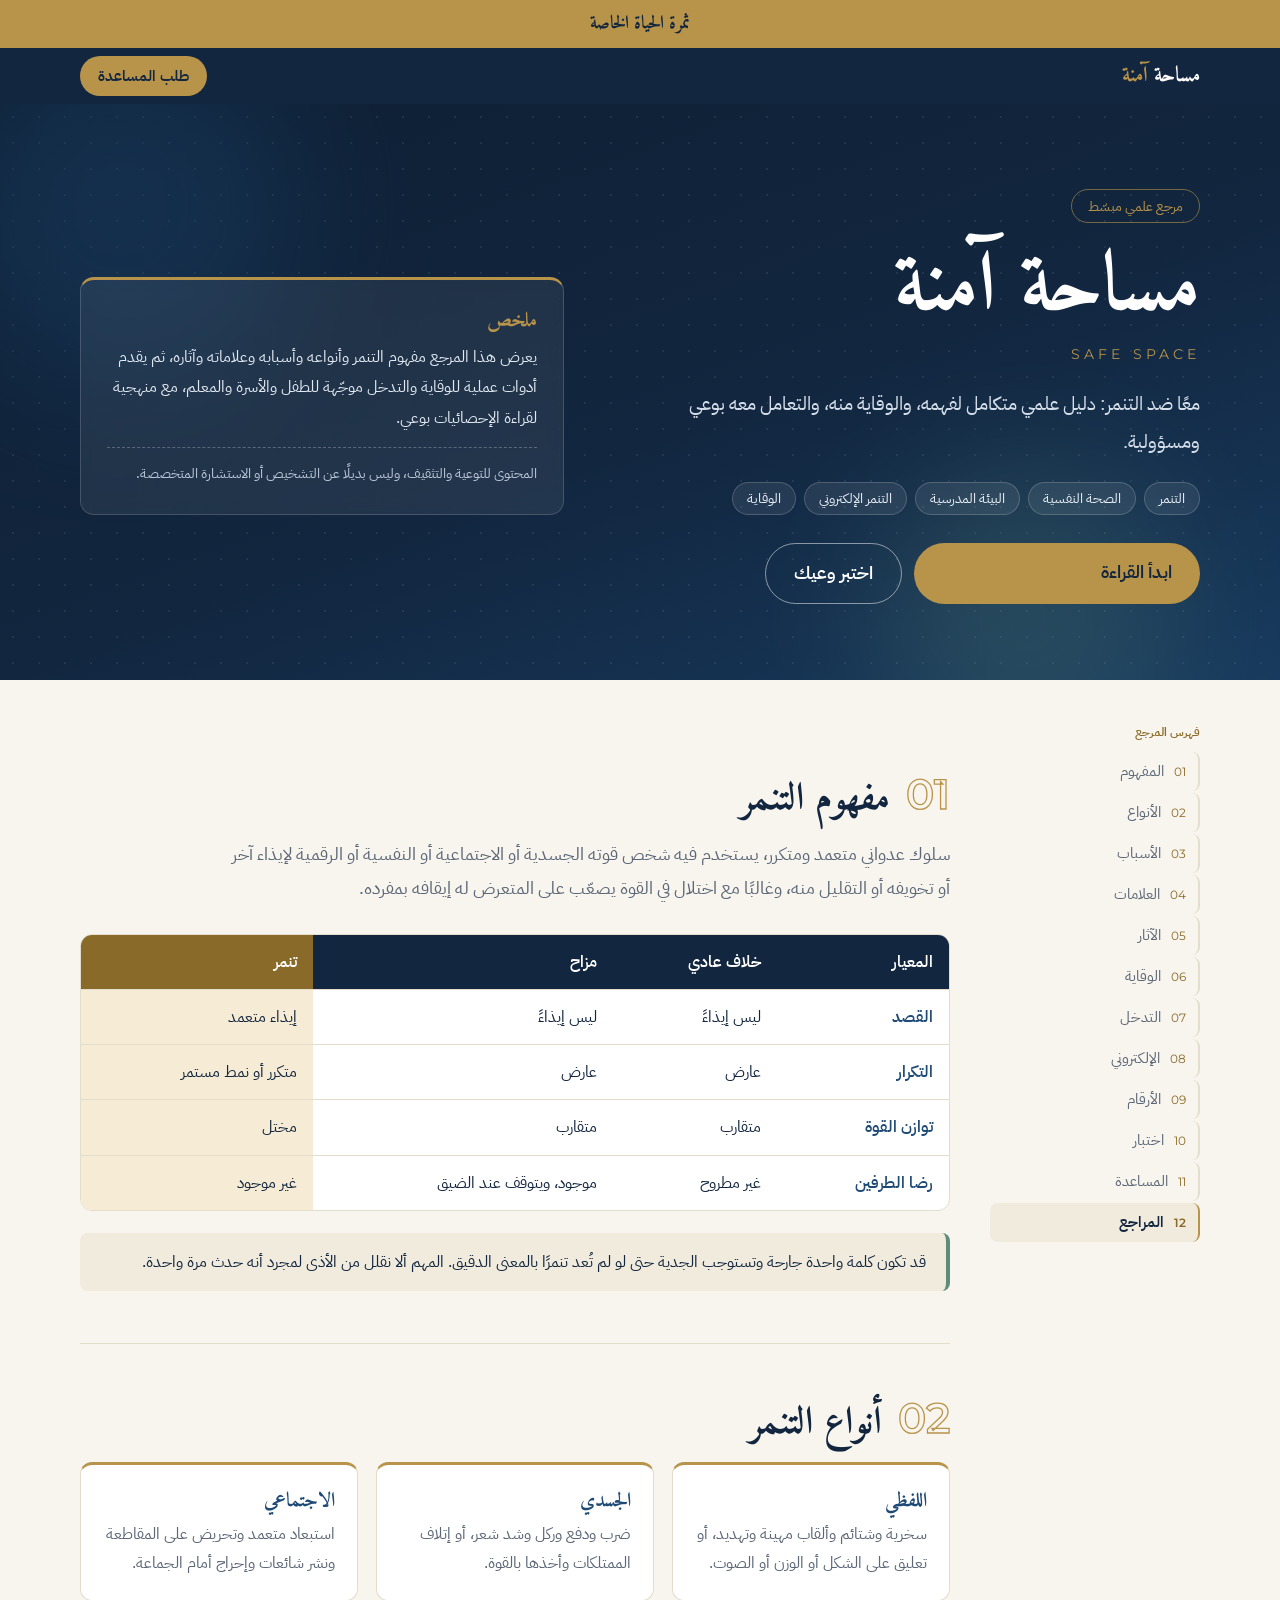
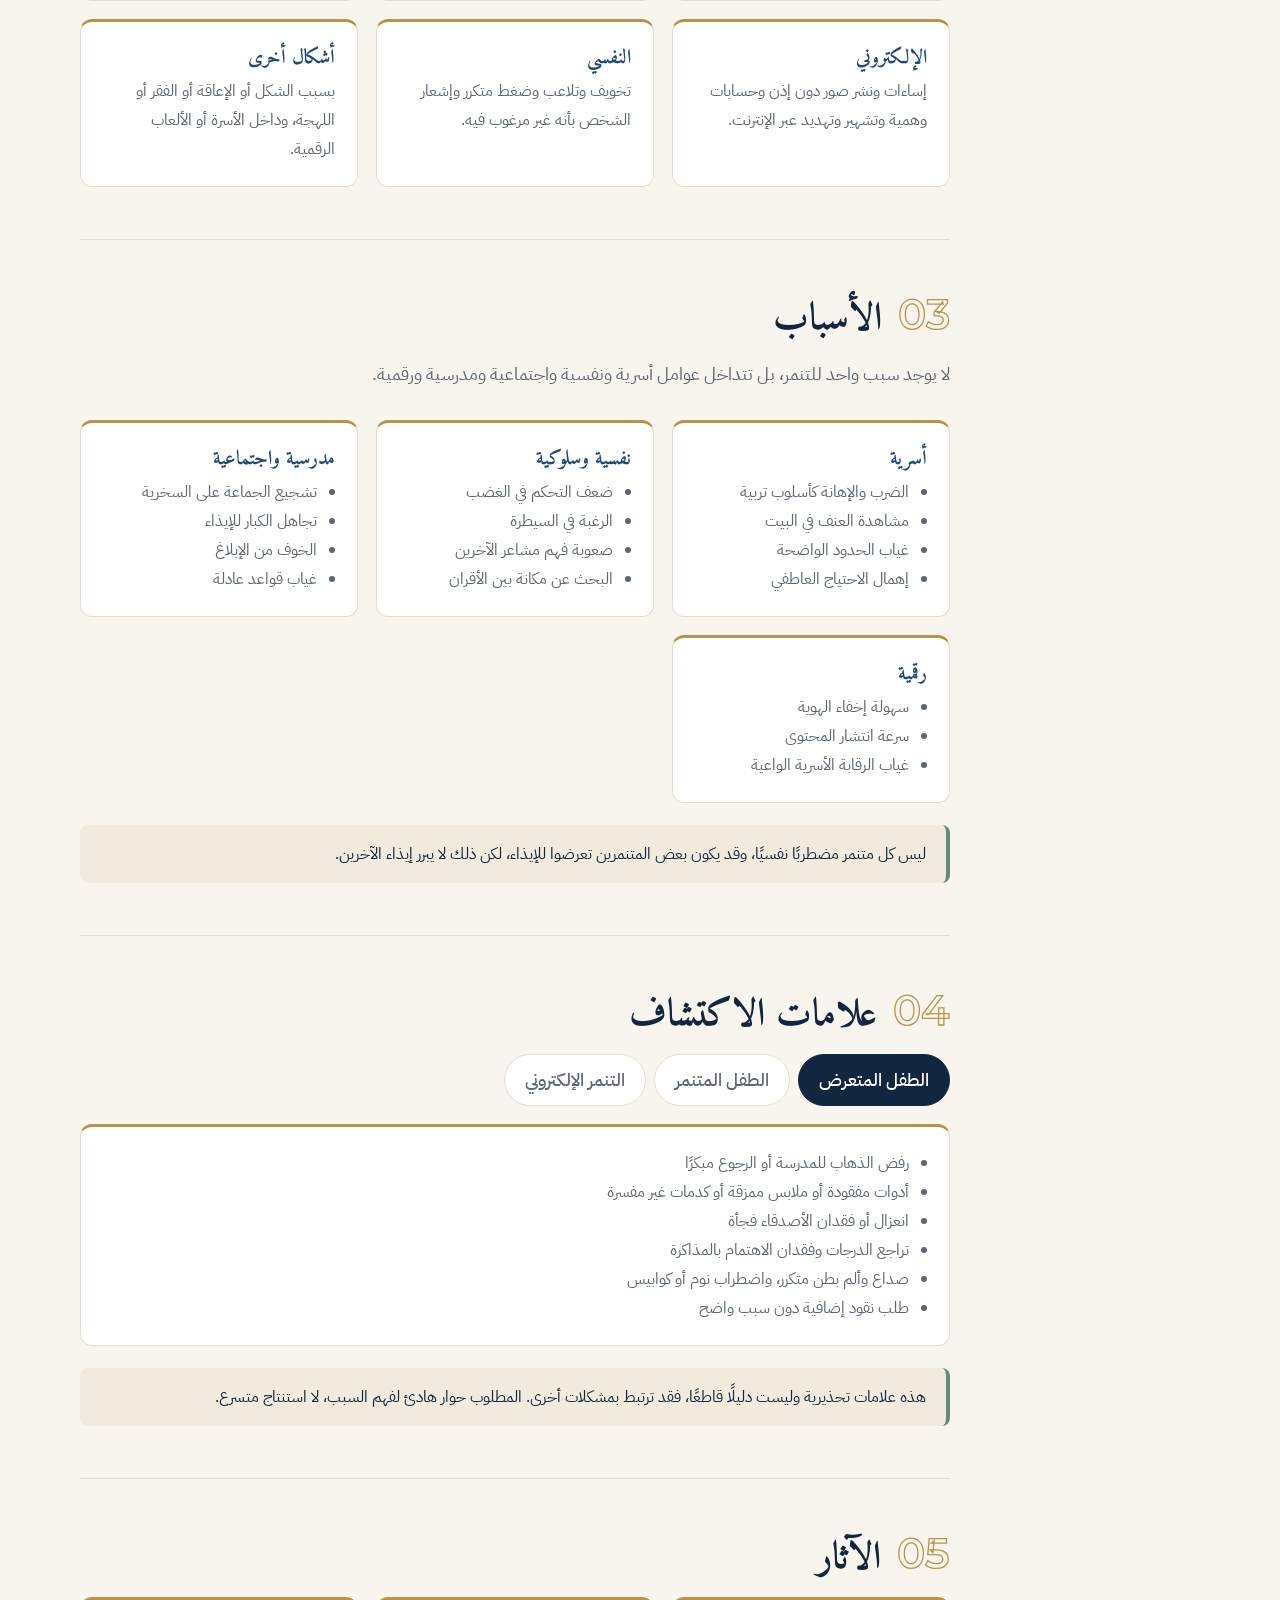
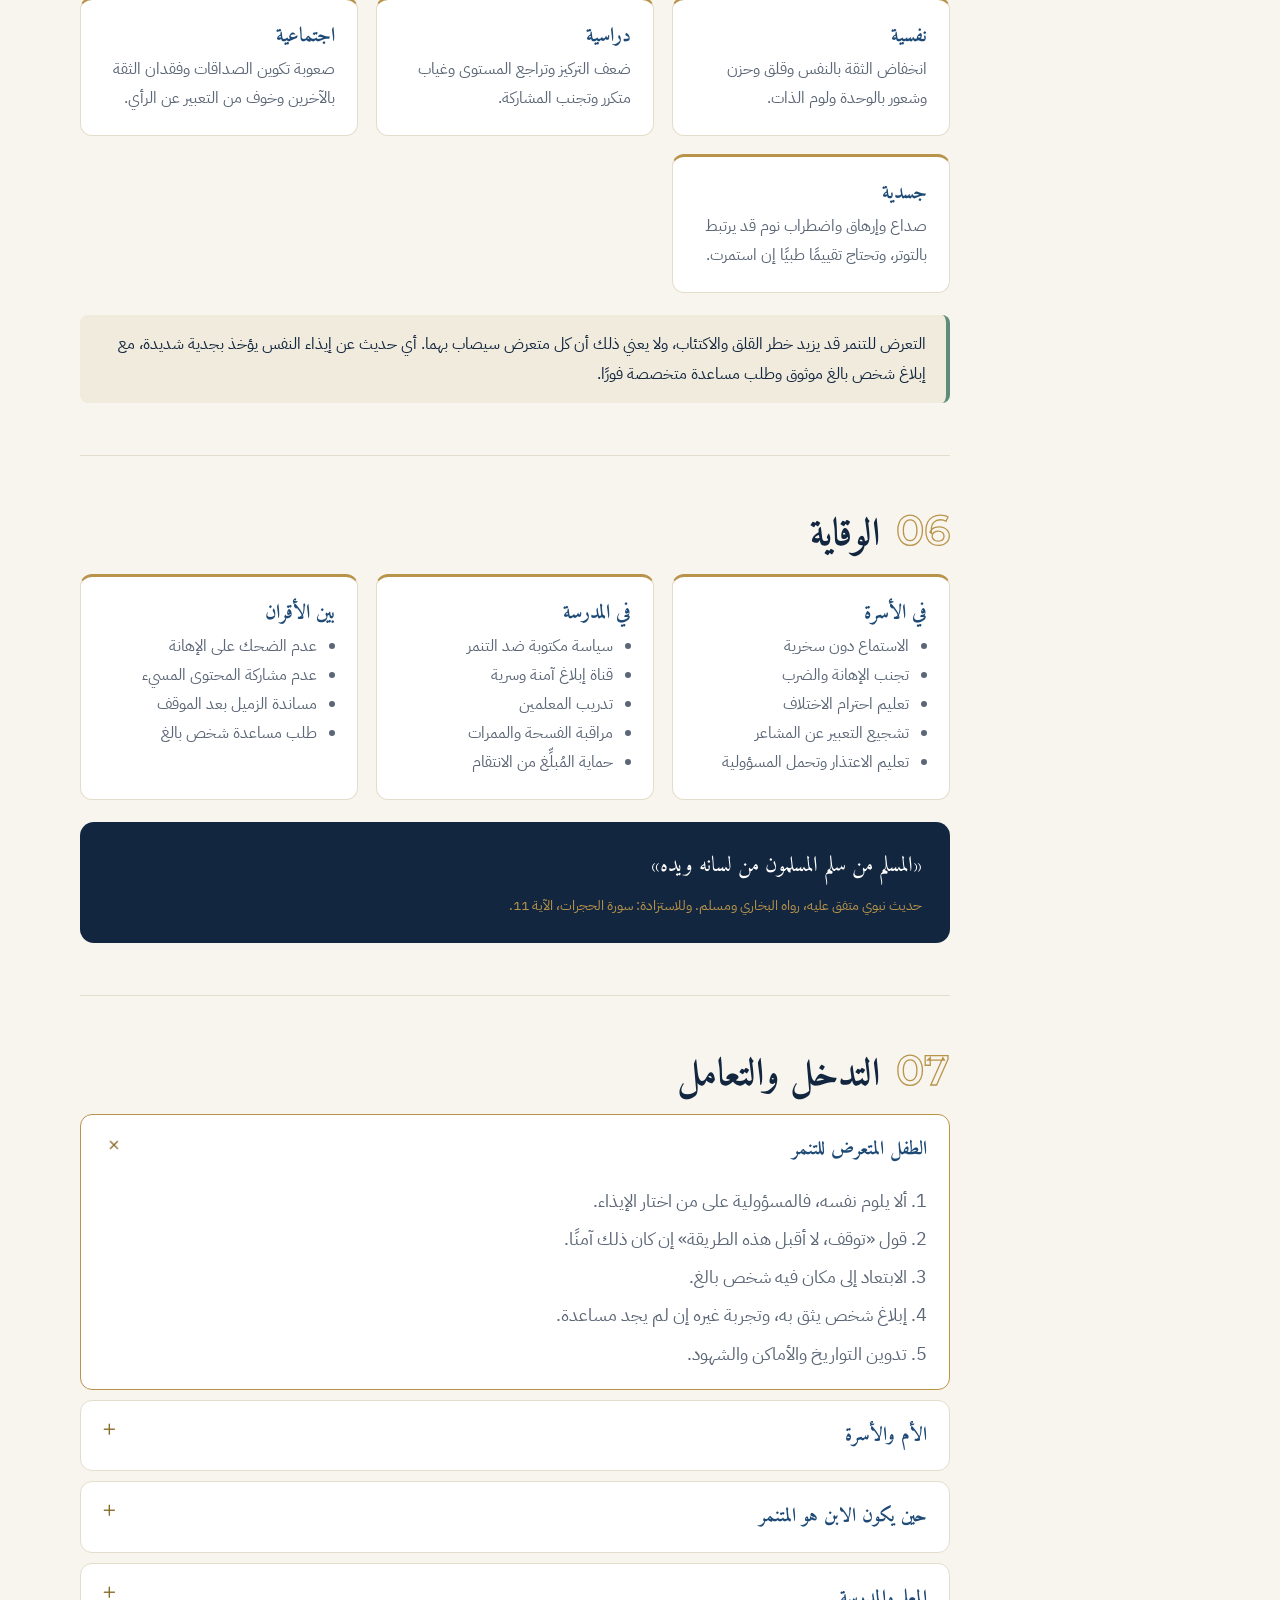
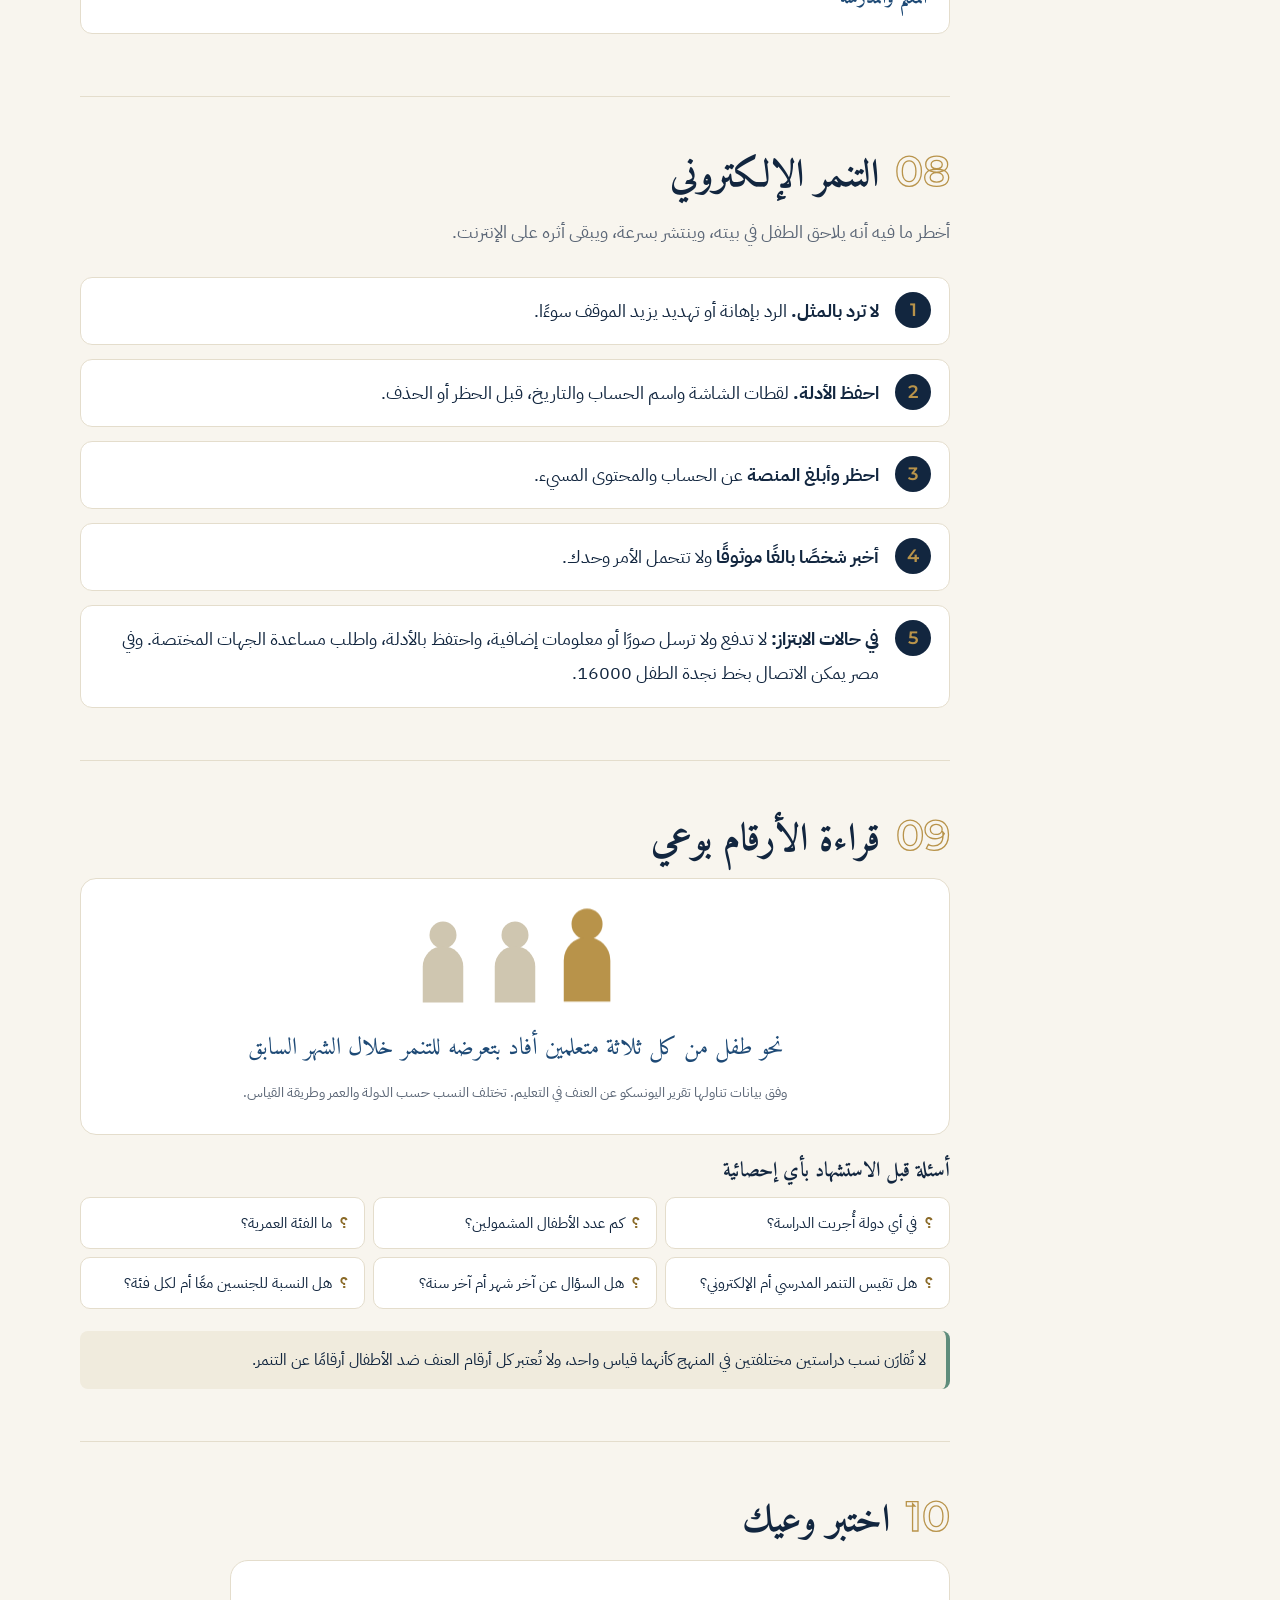
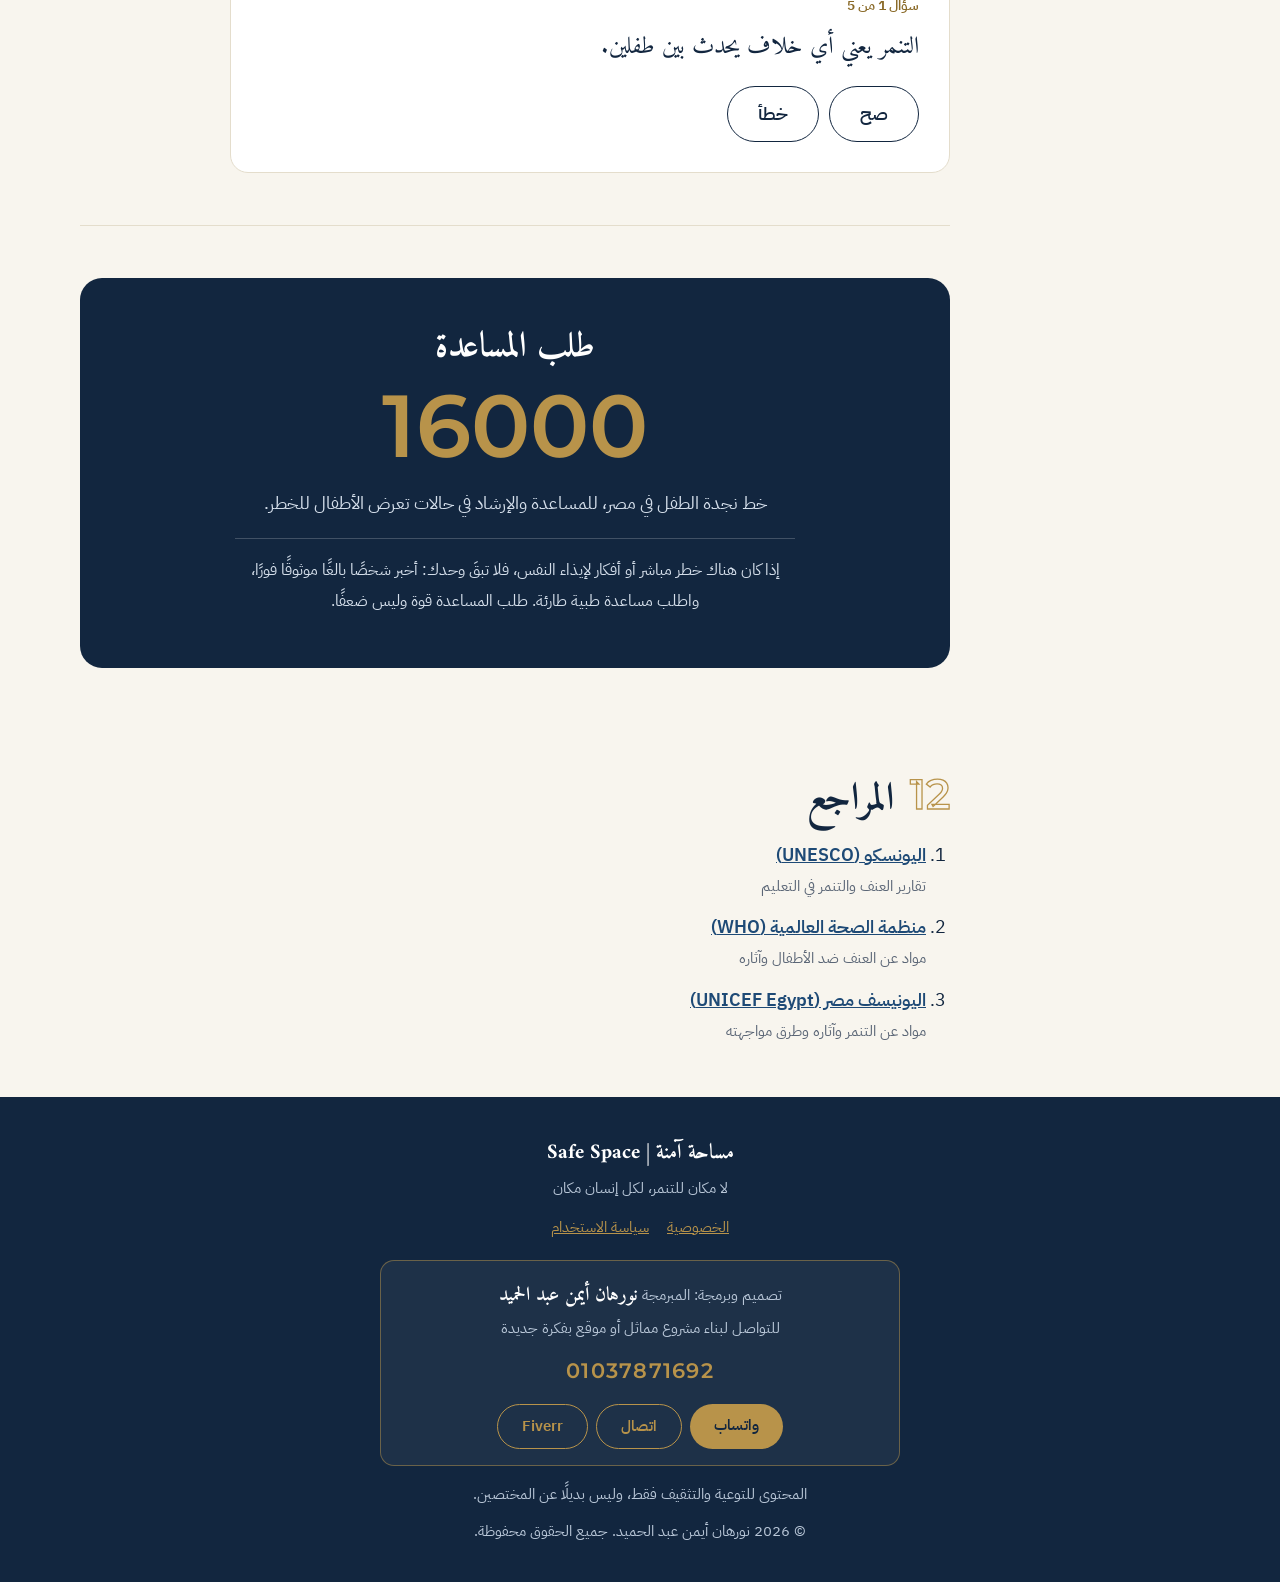
<file: index.html>
<!DOCTYPE html>
<html lang="ar" dir="rtl">
<head>
<meta charset="utf-8">
<!-- © 2026 نورهان أيمن عبد الحميد (Nourhan Ayman Abdelhamid). جميع الحقوق محفوظة. تصميم وبرمجة: نورهان أيمن عبد الحميد. -->
<meta name="author" content="نورهان أيمن عبد الحميد">
<meta name="copyright" content="© 2026 نورهان أيمن عبد الحميد">
<meta property="og:site_name" content="مساحة آمنة | Safe Space">
<meta property="og:title" content="مساحة آمنة | Safe Space — تصميم وبرمجة نورهان أيمن عبد الحميد">
<meta name="viewport" content="width=device-width, initial-scale=1">
<title>مساحة آمنة | Safe Space — المرجع العلمي المتكامل عن التنمر</title>
<meta name="description" content="مرجع علمي مبسّط لفهم التنمر والوقاية منه والتعامل معه، للأطفال والأسر والمدارس.">
<link rel="preconnect" href="https://fonts.googleapis.com">
<link rel="preconnect" href="https://fonts.gstatic.com" crossorigin>
<link href="https://fonts.googleapis.com/css2?family=Amiri:wght@400;700&family=IBM+Plex+Sans+Arabic:wght@400;500;600&family=Montserrat:wght@500;600&display=swap" rel="stylesheet">
<style>
:root{--ink:#12263F;--blue:#1E4A76;--paper:#F8F5EE;--paper2:#F0EBDD;--gold:#B8934A;--gold-d:#8A6A28;--sage:#5E8C7B;--gray:#5B6676;--line:#E4DDCC;--ease:cubic-bezier(.2,.7,.2,1)}
*{box-sizing:border-box;margin:0;padding:0}
html{scroll-behavior:smooth;scroll-padding-top:120px}
body{font-family:'IBM Plex Sans Arabic',Tahoma,Arial,sans-serif;font-size:17.5px;line-height:1.95;color:var(--ink);background:var(--paper)}
h1,h2,h3{font-family:'Amiri','Times New Roman',serif;line-height:1.45}
a{color:inherit}
.wrap{max-width:1160px;margin:0 auto;padding:0 20px}
.en,.no{font-family:'Montserrat',Arial,sans-serif}

/* top */
#bar{position:fixed;top:0;right:0;height:3px;width:0;background:var(--gold);z-index:100}
.inst{background:var(--gold);color:var(--ink);text-align:center;font-family:'Amiri',serif;font-weight:700;font-size:1.15rem;padding:6px 12px}
header.top{position:sticky;top:0;z-index:60;background:var(--ink);color:#fff;height:56px;display:flex;align-items:center}
header.top .wrap{display:flex;justify-content:space-between;align-items:center;width:100%}
.brand{font-family:'Amiri',serif;font-weight:700;font-size:1.35rem;text-decoration:none}
.brand b{color:var(--gold)}
header.top a.hl{background:var(--gold);color:var(--ink);padding:6px 18px;border-radius:999px;font-weight:600;font-size:.92rem;text-decoration:none}

/* hero */
.hero{position:relative;overflow:hidden;background:linear-gradient(160deg,#0E1F33,var(--ink) 55%,#173A5E);color:#fff;padding:84px 0 76px}
.hero::before{content:"";position:absolute;inset:0;background-image:radial-gradient(rgba(255,255,255,.07) 1px,transparent 1px);background-size:26px 26px}
.orb{position:absolute;border-radius:50%;filter:blur(70px);opacity:.35;animation:drift 20s ease-in-out infinite alternate}
.o1{width:360px;height:360px;background:var(--blue);top:-80px;left:-60px}
.o2{width:300px;height:300px;background:var(--sage);bottom:-90px;right:8%;animation-delay:-8s;opacity:.25}
@keyframes drift{to{transform:translate(50px,38px) scale(1.12)}}
.hero .wrap{position:relative;display:grid;gap:44px;grid-template-columns:1.1fr .9fr;align-items:center}
.eyebrow{display:inline-block;color:var(--gold);border:1px solid rgba(184,147,74,.6);padding:2px 16px;border-radius:999px;font-size:.9rem;margin-bottom:18px}
.hero h1{font-size:clamp(3rem,9vw,5.2rem);font-weight:700;line-height:1.15}
.hero .en{letter-spacing:.3em;color:var(--gold);font-size:.85rem;direction:ltr;text-align:right;margin:4px 0 18px}
.hero p.sub{font-size:1.2rem;color:#d4deea;max-width:540px}
.chips{display:flex;flex-wrap:wrap;gap:8px;margin:22px 0 28px}
.chips span{background:rgba(255,255,255,.08);border:1px solid rgba(255,255,255,.18);padding:2px 14px;border-radius:999px;font-size:.88rem;color:#e6edf5}
.btns{display:flex;gap:12px;flex-wrap:wrap}
.btn{padding:12px 28px;border-radius:999px;text-decoration:none;font-weight:600;transition:transform .3s var(--ease),background .3s}
.btn:hover{transform:translateY(-3px)}
.btn.g{background:var(--gold);color:var(--ink)}
.btn.o{border:1.5px solid rgba(255,255,255,.5);color:#fff}
.abs{background:rgba(255,255,255,.07);border:1px solid rgba(255,255,255,.16);border-top:3px solid var(--gold);border-radius:14px;padding:26px;backdrop-filter:blur(6px)}
.abs h3{color:var(--gold);font-size:1.3rem;margin-bottom:6px}
.abs p{font-size:1rem;line-height:1.9;color:#e1e9f2}
.abs .mt{margin-top:14px;padding-top:12px;border-top:1px dashed rgba(255,255,255,.25);font-size:.9rem;color:#b9c7d8}

/* layout */
.layout{display:grid;gap:40px;grid-template-columns:210px 1fr;padding-top:40px}
.toc{position:sticky;top:76px;align-self:start;display:flex;flex-direction:column;gap:2px;font-size:.93rem}
.toc small{color:var(--gold-d);font-weight:600;margin-bottom:6px}
.toc a{display:flex;gap:10px;padding:5px 12px;border-radius:8px;text-decoration:none;color:var(--gray);border-inline-start:2px solid var(--line);transition:.25s}
.toc a i{font-style:normal;font-family:'Montserrat',sans-serif;font-size:.75rem;padding-top:3px;color:var(--gold-d)}
.toc a.on{color:var(--ink);background:var(--paper2);border-color:var(--gold);font-weight:600}
@media(max-width:1000px){
 .layout{grid-template-columns:1fr;gap:0;padding-top:0}
 .toc{position:sticky;top:56px;z-index:50;flex-direction:row;overflow-x:auto;background:var(--paper);padding:8px 0;border-bottom:1px solid var(--line);margin:0 -20px;padding-inline:20px;scrollbar-width:none}
 .toc small{display:none}.toc a{white-space:nowrap;border:0;background:var(--paper2)}
 .hero .wrap{grid-template-columns:1fr}
}

/* sections */
section{padding:52px 0;border-bottom:1px solid var(--line)}
section:last-child{border:0}
.sh{display:flex;align-items:baseline;gap:16px;margin-bottom:10px}
.no{font-size:2.6rem;font-weight:600;color:transparent;-webkit-text-stroke:1.3px var(--gold);line-height:1}
.sh h2{font-size:clamp(1.8rem,5vw,2.4rem)}
.lead{color:var(--gray);max-width:720px;margin:6px 0 28px}
.g{display:grid;gap:18px;grid-template-columns:repeat(auto-fit,minmax(230px,1fr))}
.card{background:#fff;border:1px solid var(--line);border-top:3px solid var(--gold);border-radius:12px;padding:22px;transition:transform .4s var(--ease),box-shadow .4s}
.card:hover{transform:translateY(-6px);box-shadow:0 18px 34px -18px rgba(18,38,63,.35)}
.card h3{font-size:1.25rem;margin-bottom:4px;color:var(--blue)}
.card p,.card li{font-size:.98rem;color:var(--gray);line-height:1.85}
.card ul{padding-inline-start:18px}
.note{margin-top:22px;padding:14px 20px;background:var(--paper2);border-inline-start:4px solid var(--sage);border-radius:8px;font-size:.97rem}
.tw{overflow-x:auto;border:1px solid var(--line);border-radius:12px;background:#fff}
table{width:100%;border-collapse:collapse;min-width:560px;font-size:.97rem}
th{background:var(--ink);color:#fff;font-weight:600;padding:12px 16px;text-align:start}
td{padding:12px 16px;border-top:1px solid var(--line)}
td:first-child{font-weight:600;color:var(--blue)}
td.hi,th.hi{background:#f6ecd5}th.hi{background:var(--gold-d);color:#fff}

/* tabs */
.tabs{display:flex;gap:8px;flex-wrap:wrap;margin-bottom:18px}
.tabs button{font:inherit;font-weight:500;padding:8px 20px;border-radius:999px;border:1px solid var(--line);background:#fff;color:var(--gray);cursor:pointer;transition:.3s}
.tabs button.on{background:var(--ink);color:#fff;border-color:var(--ink)}
.pn{display:none;animation:fade .6s var(--ease)}
.pn.on{display:block}
@keyframes fade{from{opacity:0;transform:translateY(12px)}}
.pn .card{border-top-width:3px}

/* accordion */
details{background:#fff;border:1px solid var(--line);border-radius:12px;margin-bottom:10px;overflow:hidden}
summary{cursor:pointer;padding:16px 22px;font-family:'Amiri',serif;font-weight:700;font-size:1.2rem;color:var(--blue);list-style:none;display:flex;justify-content:space-between}
summary::after{content:"+";color:var(--gold-d);font-size:1.5rem;line-height:1;transition:transform .3s}
details[open] summary::after{transform:rotate(45deg)}
details[open]{border-color:var(--gold)}
details ol,details ul{padding:0 42px 18px 22px;color:var(--gray);display:grid;gap:4px}

/* steps */
.steps{list-style:none;counter-reset:s;display:grid;gap:14px;position:relative}
.steps li{counter-increment:s;background:#fff;border:1px solid var(--line);border-radius:12px;padding:16px 20px 16px 20px;padding-inline-start:70px;position:relative}
.steps li::before{content:counter(s);position:absolute;inset-inline-start:18px;top:14px;width:36px;height:36px;border-radius:50%;background:var(--ink);color:var(--gold);display:grid;place-items:center;font-family:'Montserrat',sans-serif;font-weight:600}

/* stats */
.third{display:flex;gap:18px;justify-content:center;margin:10px 0 18px}
.pp{width:54px;height:90px;fill:#cfc6b0;transition:fill .8s,transform .8s var(--ease)}
.in .pp:first-child{fill:var(--gold);transform:scale(1.15) translateY(-6px);transition-delay:.5s}
.bigq{text-align:center;font-family:'Amiri',serif;font-size:1.5rem;color:var(--blue)}
.stat{background:#fff;border:1px solid var(--line);border-radius:16px;padding:28px;margin-bottom:22px}
.stat .src{text-align:center;color:var(--gray);font-size:.9rem;margin-top:6px}
.qs{list-style:none;display:grid;gap:8px;grid-template-columns:repeat(auto-fit,minmax(250px,1fr))}
.qs li{background:#fff;border:1px solid var(--line);border-radius:10px;padding:10px 16px;font-size:.96rem}
.qs li::before{content:"؟";color:var(--gold-d);font-weight:700;margin-inline-end:8px}

/* quote */
blockquote{margin-top:22px;background:var(--ink);color:#fff;border-radius:14px;padding:24px 28px;font-family:'Amiri',serif;font-size:1.35rem;line-height:1.9}
blockquote small{display:block;font-family:'IBM Plex Sans Arabic',sans-serif;font-size:.85rem;color:var(--gold);margin-top:6px}

/* quiz */
.quiz{background:#fff;border:1px solid var(--line);border-radius:18px;padding:30px;max-width:720px}
.quiz .pr{color:var(--gold-d);font-weight:600;font-size:.9rem}
.quiz .q{font-family:'Amiri',serif;font-size:1.5rem;margin:8px 0 18px;line-height:1.7}
.quiz .ans{display:flex;gap:10px}
.quiz button{font:inherit;font-weight:600;padding:10px 30px;border-radius:999px;border:1.5px solid var(--ink);background:#fff;color:var(--ink);cursor:pointer;transition:.25s}
.quiz button:hover{background:var(--ink);color:#fff}
.quiz .fb{margin-top:16px;padding:12px 16px;border-radius:10px;background:var(--paper2);animation:fade .5s}
.quiz .fb.ok{border-inline-start:4px solid var(--sage)}
.quiz .fb.no{border-inline-start:4px solid var(--gold)}
.quiz .nx{margin-top:14px;background:var(--ink);color:#fff}

/* help */
.help{background:var(--ink);color:#fff;border-radius:22px;padding:44px 28px;text-align:center;margin:52px 0}
.help h2{font-size:2.2rem}
.help .n{font-family:'Montserrat',sans-serif;font-size:clamp(3.4rem,12vw,5.5rem);font-weight:600;color:var(--gold);line-height:1.2;animation:pulse 3.2s ease-in-out infinite}
@keyframes pulse{50%{text-shadow:0 0 28px rgba(184,147,74,.55)}}
.help p{max-width:560px;margin:8px auto;color:#d4deea}
.help .u{margin-top:18px;padding-top:16px;border-top:1px solid rgba(255,255,255,.2);font-size:.97rem}

/* refs */
ol.refs{padding-inline-start:24px;display:grid;gap:10px}
ol.refs a{color:var(--blue);font-weight:600}
ol.refs small{display:block;color:var(--gray)}
footer{background:var(--ink);color:#b9c7d8;text-align:center;padding:36px 0;font-size:.93rem}
footer b{color:#fff;font-family:'Amiri',serif;font-size:1.3rem;display:block}
footer .l{margin:10px 0;display:flex;gap:18px;justify-content:center}
footer .l a{color:var(--gold)}
.by{margin:18px auto 14px;max-width:520px;padding:16px 20px;border:1px solid rgba(184,147,74,.5);border-radius:14px;background:rgba(255,255,255,.05)}
.by b{display:inline;font-size:1.2rem}
.by a.c{display:inline-block;margin-top:10px;background:var(--gold);color:var(--ink);padding:7px 24px;border-radius:999px;font-weight:600;text-decoration:none}
.by .num{display:block;direction:ltr;font-family:'Montserrat',sans-serif;font-size:1.3rem;font-weight:600;color:var(--gold);margin-top:8px;letter-spacing:.06em}
.by .bt{display:flex;gap:8px;justify-content:center;flex-wrap:wrap;margin-top:12px}
.by .bt a.c{margin-top:0}
.by a.c.o{background:transparent;color:var(--gold);border:1px solid var(--gold)}

/* reveal */
.rv{opacity:0;transform:translateY(26px);transition:opacity .9s var(--ease),transform .9s var(--ease)}
.rv.in{opacity:1;transform:none}
.g>.rv:nth-child(2){transition-delay:.1s}.g>.rv:nth-child(3){transition-delay:.2s}.g>.rv:nth-child(4){transition-delay:.3s}.g>.rv:nth-child(5){transition-delay:.4s}.g>.rv:nth-child(6){transition-delay:.5s}
@media(prefers-reduced-motion:reduce){*{animation:none!important;transition:none!important}.rv{opacity:1;transform:none}html{scroll-behavior:auto}}
</style>
</head>
<body>
<div id="bar"></div>
<svg width="0" height="0" style="position:absolute" aria-hidden="true"><symbol id="p" viewBox="0 0 24 40"><circle cx="12" cy="8" r="6"/><path d="M3 38V22a9 9 0 0 1 18 0v16z"/></symbol></svg>

<div class="inst">ثمرة الحياة الخاصة</div>
<header class="top"><div class="wrap"><a class="brand" href="#top">مساحة <b>آمنة</b></a><a class="hl" href="#s11">طلب المساعدة</a></div></header>

<div class="hero" id="top">
  <div class="orb o1"></div><div class="orb o2"></div>
  <div class="wrap">
    <div>
      <span class="eyebrow">مرجع علمي مبسّط</span>
      <h1>مساحة آمنة</h1>
      <div class="en">SAFE SPACE</div>
      <p class="sub">معًا ضد التنمر: دليل علمي متكامل لفهمه، والوقاية منه، والتعامل معه بوعي ومسؤولية.</p>
      <div class="chips"><span>التنمر</span><span>الصحة النفسية</span><span>البيئة المدرسية</span><span>التنمر الإلكتروني</span><span>الوقاية</span></div>
      <div class="btns"><a class="btn g" href="#s1">ابدأ القراءة</a><a class="btn o" href="#s10">اختبر وعيك</a></div>
    </div>
    <aside class="abs">
      <h3>ملخص</h3>
      <p>يعرض هذا المرجع مفهوم التنمر وأنواعه وأسبابه وعلاماته وآثاره، ثم يقدم أدوات عملية للوقاية والتدخل موجّهة للطفل والأسرة والمعلم، مع منهجية لقراءة الإحصائيات بوعي.</p>
      <p class="mt">المحتوى للتوعية والتثقيف، وليس بديلًا عن التشخيص أو الاستشارة المتخصصة.</p>
    </aside>
  </div>
</div>

<div class="wrap layout">
<nav class="toc" aria-label="فهرس المحتوى">
  <small>فهرس المرجع</small>
  <a href="#s1"><i>01</i>المفهوم</a><a href="#s2"><i>02</i>الأنواع</a><a href="#s3"><i>03</i>الأسباب</a><a href="#s4"><i>04</i>العلامات</a>
  <a href="#s5"><i>05</i>الآثار</a><a href="#s6"><i>06</i>الوقاية</a><a href="#s7"><i>07</i>التدخل</a><a href="#s8"><i>08</i>الإلكتروني</a>
  <a href="#s9"><i>09</i>الأرقام</a><a href="#s10"><i>10</i>اختبار</a><a href="#s11"><i>11</i>المساعدة</a><a href="#s12"><i>12</i>المراجع</a>
</nav>

<main>
<section id="s1">
  <div class="sh rv"><span class="no">01</span><h2>مفهوم التنمر</h2></div>
  <p class="lead rv">سلوك عدواني متعمد ومتكرر، يستخدم فيه شخص قوته الجسدية أو الاجتماعية أو النفسية أو الرقمية لإيذاء آخر أو تخويفه أو التقليل منه، وغالبًا مع اختلال في القوة يصعّب على المتعرض له إيقافه بمفرده.</p>
  <div class="tw rv"><table>
    <tr><th>المعيار</th><th>خلاف عادي</th><th>مزاح</th><th class="hi">تنمر</th></tr>
    <tr><td>القصد</td><td>ليس إيذاءً</td><td>ليس إيذاءً</td><td class="hi">إيذاء متعمد</td></tr>
    <tr><td>التكرار</td><td>عارض</td><td>عارض</td><td class="hi">متكرر أو نمط مستمر</td></tr>
    <tr><td>توازن القوة</td><td>متقارب</td><td>متقارب</td><td class="hi">مختل</td></tr>
    <tr><td>رضا الطرفين</td><td>غير مطروح</td><td>موجود، ويتوقف عند الضيق</td><td class="hi">غير موجود</td></tr>
  </table></div>
  <p class="note rv">قد تكون كلمة واحدة جارحة وتستوجب الجدية حتى لو لم تُعد تنمرًا بالمعنى الدقيق. المهم ألا نقلل من الأذى لمجرد أنه حدث مرة واحدة.</p>
</section>

<section id="s2">
  <div class="sh rv"><span class="no">02</span><h2>أنواع التنمر</h2></div>
  <div class="g">
    <article class="card rv"><h3>اللفظي</h3><p>سخرية وشتائم وألقاب مهينة وتهديد، أو تعليق على الشكل أو الوزن أو الصوت.</p></article>
    <article class="card rv"><h3>الجسدي</h3><p>ضرب ودفع وركل وشد شعر، أو إتلاف الممتلكات وأخذها بالقوة.</p></article>
    <article class="card rv"><h3>الاجتماعي</h3><p>استبعاد متعمد وتحريض على المقاطعة ونشر شائعات وإحراج أمام الجماعة.</p></article>
    <article class="card rv"><h3>الإلكتروني</h3><p>إساءات ونشر صور دون إذن وحسابات وهمية وتشهير وتهديد عبر الإنترنت.</p></article>
    <article class="card rv"><h3>النفسي</h3><p>تخويف وتلاعب وضغط متكرر وإشعار الشخص بأنه غير مرغوب فيه.</p></article>
    <article class="card rv"><h3>أشكال أخرى</h3><p>بسبب الشكل أو الإعاقة أو الفقر أو اللهجة، وداخل الأسرة أو الألعاب الرقمية.</p></article>
  </div>
</section>

<section id="s3">
  <div class="sh rv"><span class="no">03</span><h2>الأسباب</h2></div>
  <p class="lead rv">لا يوجد سبب واحد للتنمر، بل تتداخل عوامل أسرية ونفسية واجتماعية ومدرسية ورقمية.</p>
  <div class="g">
    <article class="card rv"><h3>أسرية</h3><ul><li>الضرب والإهانة كأسلوب تربية</li><li>مشاهدة العنف في البيت</li><li>غياب الحدود الواضحة</li><li>إهمال الاحتياج العاطفي</li></ul></article>
    <article class="card rv"><h3>نفسية وسلوكية</h3><ul><li>ضعف التحكم في الغضب</li><li>الرغبة في السيطرة</li><li>صعوبة فهم مشاعر الآخرين</li><li>البحث عن مكانة بين الأقران</li></ul></article>
    <article class="card rv"><h3>مدرسية واجتماعية</h3><ul><li>تشجيع الجماعة على السخرية</li><li>تجاهل الكبار للإيذاء</li><li>الخوف من الإبلاغ</li><li>غياب قواعد عادلة</li></ul></article>
    <article class="card rv"><h3>رقمية</h3><ul><li>سهولة إخفاء الهوية</li><li>سرعة انتشار المحتوى</li><li>غياب الرقابة الأسرية الواعية</li></ul></article>
  </div>
  <p class="note rv">ليس كل متنمر مضطربًا نفسيًا، وقد يكون بعض المتنمرين تعرضوا للإيذاء، لكن ذلك لا يبرر إيذاء الآخرين.</p>
</section>

<section id="s4">
  <div class="sh rv"><span class="no">04</span><h2>علامات الاكتشاف</h2></div>
  <div class="tabs" data-tabs>
    <button class="on">الطفل المتعرض</button><button>الطفل المتنمر</button><button>التنمر الإلكتروني</button>
  </div>
  <div class="pn on card"><ul><li>رفض الذهاب للمدرسة أو الرجوع مبكرًا</li><li>أدوات مفقودة أو ملابس ممزقة أو كدمات غير مفسرة</li><li>انعزال أو فقدان الأصدقاء فجأة</li><li>تراجع الدرجات وفقدان الاهتمام بالمذاكرة</li><li>صداع وألم بطن متكرر، واضطراب نوم أو كوابيس</li><li>طلب نقود إضافية دون سبب واضح</li></ul></div>
  <div class="pn card"><ul><li>شجارات لفظية أو جسدية متكررة</li><li>تبرير الإيذاء ولوم الآخرين ورفض الاعتراف بالخطأ</li><li>استخدام التهديد والسخرية للسيطرة</li><li>عدوانية مع الإخوة أو الزملاء</li><li>اهتمام مبالغ فيه بالشعبية والسيطرة على المجموعة</li></ul></div>
  <div class="pn card"><ul><li>إغلاق الهاتف بسرعة عند اقتراب أحد</li><li>ضيق واضح بعد استخدام وسائل التواصل</li><li>الانسحاب من ألعاب ومجموعات كان يحبها</li><li>تغيير الحسابات أو إغلاقها فجأة</li><li>الخوف من فتح الرسائل والإشعارات</li></ul></div>
  <p class="note rv">هذه علامات تحذيرية وليست دليلًا قاطعًا، فقد ترتبط بمشكلات أخرى. المطلوب حوار هادئ لفهم السبب، لا استنتاج متسرع.</p>
</section>

<section id="s5">
  <div class="sh rv"><span class="no">05</span><h2>الآثار</h2></div>
  <div class="g">
    <article class="card rv"><h3>نفسية</h3><p>انخفاض الثقة بالنفس وقلق وحزن وشعور بالوحدة ولوم الذات.</p></article>
    <article class="card rv"><h3>دراسية</h3><p>ضعف التركيز وتراجع المستوى وغياب متكرر وتجنب المشاركة.</p></article>
    <article class="card rv"><h3>اجتماعية</h3><p>صعوبة تكوين الصداقات وفقدان الثقة بالآخرين وخوف من التعبير عن الرأي.</p></article>
    <article class="card rv"><h3>جسدية</h3><p>صداع وإرهاق واضطراب نوم قد يرتبط بالتوتر، وتحتاج تقييمًا طبيًا إن استمرت.</p></article>
  </div>
  <p class="note rv">التعرض للتنمر قد يزيد خطر القلق والاكتئاب، ولا يعني ذلك أن كل متعرض سيصاب بهما. أي حديث عن إيذاء النفس يؤخذ بجدية شديدة، مع إبلاغ شخص بالغ موثوق وطلب مساعدة متخصصة فورًا.</p>
</section>

<section id="s6">
  <div class="sh rv"><span class="no">06</span><h2>الوقاية</h2></div>
  <div class="g">
    <article class="card rv"><h3>في الأسرة</h3><ul><li>الاستماع دون سخرية</li><li>تجنب الإهانة والضرب</li><li>تعليم احترام الاختلاف</li><li>تشجيع التعبير عن المشاعر</li><li>تعليم الاعتذار وتحمل المسؤولية</li></ul></article>
    <article class="card rv"><h3>في المدرسة</h3><ul><li>سياسة مكتوبة ضد التنمر</li><li>قناة إبلاغ آمنة وسرية</li><li>تدريب المعلمين</li><li>مراقبة الفسحة والممرات</li><li>حماية المُبلِّغ من الانتقام</li></ul></article>
    <article class="card rv"><h3>بين الأقران</h3><ul><li>عدم الضحك على الإهانة</li><li>عدم مشاركة المحتوى المسيء</li><li>مساندة الزميل بعد الموقف</li><li>طلب مساعدة شخص بالغ</li></ul></article>
  </div>
  <blockquote class="rv">«المسلم من سلم المسلمون من لسانه ويده»<small>حديث نبوي متفق عليه، رواه البخاري ومسلم. وللاستزادة: سورة الحجرات، الآية 11.</small></blockquote>
</section>

<section id="s7">
  <div class="sh rv"><span class="no">07</span><h2>التدخل والتعامل</h2></div>
  <div class="rv">
  <details open><summary>الطفل المتعرض للتنمر</summary><ol><li>ألا يلوم نفسه، فالمسؤولية على من اختار الإيذاء.</li><li>قول «توقف، لا أقبل هذه الطريقة» إن كان ذلك آمنًا.</li><li>الابتعاد إلى مكان فيه شخص بالغ.</li><li>إبلاغ شخص يثق به، وتجربة غيره إن لم يجد مساعدة.</li><li>تدوين التواريخ والأماكن والشهود.</li></ol></details>
  <details><summary>الأم والأسرة</summary><ol><li>الاستماع للقصة كاملة دون مقاطعة أو انفعال.</li><li>شكر الطفل على ثقته وطمأنته: «أنا أصدقك ولست مخطئًا».</li><li>معرفة ما حدث ومتى وأين ومن حضر.</li><li>الاتفاق معه على خطة آمنة والتواصل مع المدرسة بهدوء.</li><li>المتابعة للتأكد من تحسن الوضع فعلًا.</li></ol></details>
  <details><summary>حين يكون الابن هو المتنمر</summary><ol><li>الاستماع منه ومن المدرسة قبل الحكم أو الدفاع.</li><li>توضيح أن السلوك مرفوض حتى لو كان «مزاحًا».</li><li>عواقب مناسبة غير عنيفة مع تحمل المسؤولية.</li><li>تعليمه فهم مشاعر الآخر والتعبير عن الغضب دون إيذاء.</li><li>طلب أخصائي إن تكرر السلوك أو اشتد.</li></ol></details>
  <details><summary>المعلم والمدرسة</summary><ol><li>إيقاف السلوك فورًا إن أمكن بأمان.</li><li>الاستماع لكل طرف على حدة دون مصالحة فورية.</li><li>توثيق الواقعة وإبلاغ المسؤولين وولي الأمر.</li><li>تجنب إحراج المتنمر علنًا، وتعليمه سلوكًا بديلًا.</li><li>المتابعة بعد التدخل، فالعقاب وحده لا يكفي.</li></ol></details>
  </div>
</section>

<section id="s8">
  <div class="sh rv"><span class="no">08</span><h2>التنمر الإلكتروني</h2></div>
  <p class="lead rv">أخطر ما فيه أنه يلاحق الطفل في بيته، وينتشر بسرعة، ويبقى أثره على الإنترنت.</p>
  <ol class="steps rv">
    <li><b>لا ترد بالمثل.</b> الرد بإهانة أو تهديد يزيد الموقف سوءًا.</li>
    <li><b>احفظ الأدلة.</b> لقطات الشاشة واسم الحساب والتاريخ، قبل الحظر أو الحذف.</li>
    <li><b>احظر وأبلغ المنصة</b> عن الحساب والمحتوى المسيء.</li>
    <li><b>أخبر شخصًا بالغًا موثوقًا</b> ولا تتحمل الأمر وحدك.</li>
    <li><b>في حالات الابتزاز:</b> لا تدفع ولا ترسل صورًا أو معلومات إضافية، واحتفظ بالأدلة، واطلب مساعدة الجهات المختصة. وفي مصر يمكن الاتصال بخط نجدة الطفل 16000.</li>
  </ol>
</section>

<section id="s9">
  <div class="sh rv"><span class="no">09</span><h2>قراءة الأرقام بوعي</h2></div>
  <div class="stat rv">
    <div class="third"><svg class="pp"><use href="#p"/></svg><svg class="pp"><use href="#p"/></svg><svg class="pp"><use href="#p"/></svg></div>
    <div class="bigq">نحو طفل من كل ثلاثة متعلمين أفاد بتعرضه للتنمر خلال الشهر السابق</div>
    <p class="src">وفق بيانات تناولها تقرير اليونسكو عن العنف في التعليم. تختلف النسب حسب الدولة والعمر وطريقة القياس.</p>
  </div>
  <h3 class="rv" style="margin-bottom:10px">أسئلة قبل الاستشهاد بأي إحصائية</h3>
  <ul class="qs rv">
    <li>في أي دولة أُجريت الدراسة؟</li><li>كم عدد الأطفال المشمولين؟</li><li>ما الفئة العمرية؟</li><li>هل تقيس التنمر المدرسي أم الإلكتروني؟</li><li>هل السؤال عن آخر شهر أم آخر سنة؟</li><li>هل النسبة للجنسين معًا أم لكل فئة؟</li>
  </ul>
  <p class="note rv">لا تُقارَن نسب دراستين مختلفتين في المنهج كأنهما قياس واحد، ولا تُعتبر كل أرقام العنف ضد الأطفال أرقامًا عن التنمر.</p>
</section>

<section id="s10">
  <div class="sh rv"><span class="no">10</span><h2>اختبر وعيك</h2></div>
  <div class="quiz rv" id="quiz"></div>
</section>

<div class="help rv" id="s11">
  <h2>طلب المساعدة</h2>
  <div class="n">16000</div>
  <p>خط نجدة الطفل في مصر، للمساعدة والإرشاد في حالات تعرض الأطفال للخطر.</p>
  <p class="u">إذا كان هناك خطر مباشر أو أفكار لإيذاء النفس، فلا تبقَ وحدك: أخبر شخصًا بالغًا موثوقًا فورًا، واطلب مساعدة طبية طارئة. طلب المساعدة قوة وليس ضعفًا.</p>
</div>

<section id="s12">
  <div class="sh rv"><span class="no">12</span><h2>المراجع</h2></div>
  <ol class="refs rv">
    <li><a href="https://www.unesco.org" target="_blank" rel="noopener">اليونسكو (UNESCO)</a><small>تقارير العنف والتنمر في التعليم</small></li>
    <li><a href="https://www.who.int" target="_blank" rel="noopener">منظمة الصحة العالمية (WHO)</a><small>مواد عن العنف ضد الأطفال وآثاره</small></li>
    <li><a href="https://www.unicef.org/egypt" target="_blank" rel="noopener">اليونيسف مصر (UNICEF Egypt)</a><small>مواد عن التنمر وآثاره وطرق مواجهته</small></li>
  </ol>
</section>
</main>
</div>

<footer>
  <div class="wrap"><b>مساحة آمنة | Safe Space</b>
  <div>لا مكان للتنمر، لكل إنسان مكان</div>
  <div class="l"><a href="privacy.html">الخصوصية</a><a href="terms.html">سياسة الاستخدام</a></div>
  <div class="by">تصميم وبرمجة: المبرمجة <b>نورهان أيمن عبد الحميد</b><br>للتواصل لبناء مشروع مماثل أو موقع بفكرة جديدة
  <span class="num">01037871692</span>
  <div class="bt"><a class="c" href="https://wa.me/201037871692" target="_blank" rel="noopener">واتساب</a><a class="c o" href="tel:+201037871692">اتصال</a><a class="c o" href="https://www.fiverr.com/nourhandesign1" target="_blank" rel="noopener">Fiverr</a></div></div>
  <div>المحتوى للتوعية والتثقيف فقط، وليس بديلًا عن المختصين.</div>
  <div style="margin-top:8px">© 2026 نورهان أيمن عبد الحميد. جميع الحقوق محفوظة.</div></div>
</footer>

<script>
(function(){
var $=function(s,r){return(r||document).querySelectorAll(s)};
/* progress */
var bar=document.getElementById('bar');
addEventListener('scroll',function(){var h=document.documentElement;bar.style.width=(h.scrollTop/(h.scrollHeight-h.clientHeight)*100)+'%'},{passive:true});
/* reveal */
var io=new IntersectionObserver(function(es){es.forEach(function(e){if(e.isIntersecting){e.target.classList.add('in');io.unobserve(e.target)}})},{threshold:.12});
$('.rv').forEach(function(el){io.observe(el)});
/* scrollspy */
var links=$('.toc a');
var so=new IntersectionObserver(function(es){es.forEach(function(e){if(e.isIntersecting){links.forEach(function(a){a.classList.toggle('on',a.getAttribute('href')==='#'+e.target.id)})}})},{rootMargin:'-30% 0px -60% 0px'});
$('section,.help').forEach(function(s){if(s.id)so.observe(s)});
/* tabs */
$('[data-tabs]').forEach(function(t){var bs=$('button',t),ps=[];var n=t.nextElementSibling;while(n&&n.classList.contains('pn')){ps.push(n);n=n.nextElementSibling}
bs.forEach(function(b,i){b.addEventListener('click',function(){bs.forEach(function(x,j){x.classList.toggle('on',i===j);ps[j].classList.toggle('on',i===j)})})})});
/* quiz */
var Q=[
['التنمر يعني أي خلاف يحدث بين طفلين.',false,'التنمر إيذاء متعمد ومتكرر مع اختلال في القوة، أما الخلاف العادي فبين طرفين متقاربين.'],
['المزاح الذي يتضايق منه الطرف الآخر يجب أن يتوقف.',true,'صحيح. المزاح الحقيقي مقبول من الطرفين، ويتوقف عند الضيق.'],
['أفضل رد على التنمر هو الانتقام بالضرب.',false,'الأفضل الابتعاد وطلب المساعدة. الدفاع عن النفس يكون لإيقاف خطر مباشر فقط.'],
['حفظ لقطات الشاشة قبل الحظر خطوة مهمة في التنمر الإلكتروني.',true,'صحيح. الأدلة تساعد الأسرة والمدرسة والجهات المختصة على التصرف.'],
['الطفل الذي يتنمر لا يمكن أن يتغير.',false,'يمكنه التعلم لو تحمل المسؤولية وحصل على توجيه ومحاسبة مناسبين.']];
var box=document.getElementById('quiz'),i=0,s=0;
function show(){
 if(i>=Q.length){var m=s>=4?'وعي ممتاز، شارك ما تعلمته مع غيرك.':s>=2?'بداية جيدة، راجع الفصول وأعد المحاولة.':'لا بأس، ابدأ من الفصل الأول وأعد الاختبار.';
  box.innerHTML='<div class="pr">النتيجة</div><div class="q">'+s+' من '+Q.length+'</div><p>'+m+'</p><div class="ans" style="margin-top:16px"><button id="rs">إعادة الاختبار</button></div>';
  document.getElementById('rs').onclick=function(){i=0;s=0;show()};return}
 box.innerHTML='<div class="pr">سؤال '+(i+1)+' من '+Q.length+'</div><div class="q">'+Q[i][0]+'</div><div class="ans"><button data-a="1">صح</button><button data-a="0">خطأ</button></div><div id="fb"></div>';
 $('.ans button',box).forEach(function(b){b.onclick=function(){
  var ok=(b.dataset.a==='1')===Q[i][1];if(ok)s++;
  $('.ans button',box).forEach(function(x){x.disabled=true});
  document.getElementById('fb').innerHTML='<div class="fb '+(ok?'ok':'no')+'"><b>'+(ok?'إجابة صحيحة. ':'إجابة غير دقيقة. ')+'</b>'+Q[i][2]+'</div><button class="nx" id="nx">'+(i===Q.length-1?'عرض النتيجة':'السؤال التالي')+'</button>';
  document.getElementById('nx').onclick=function(){i++;show()}}})}
show();
})();
</script>
</body>
</html>
</file>
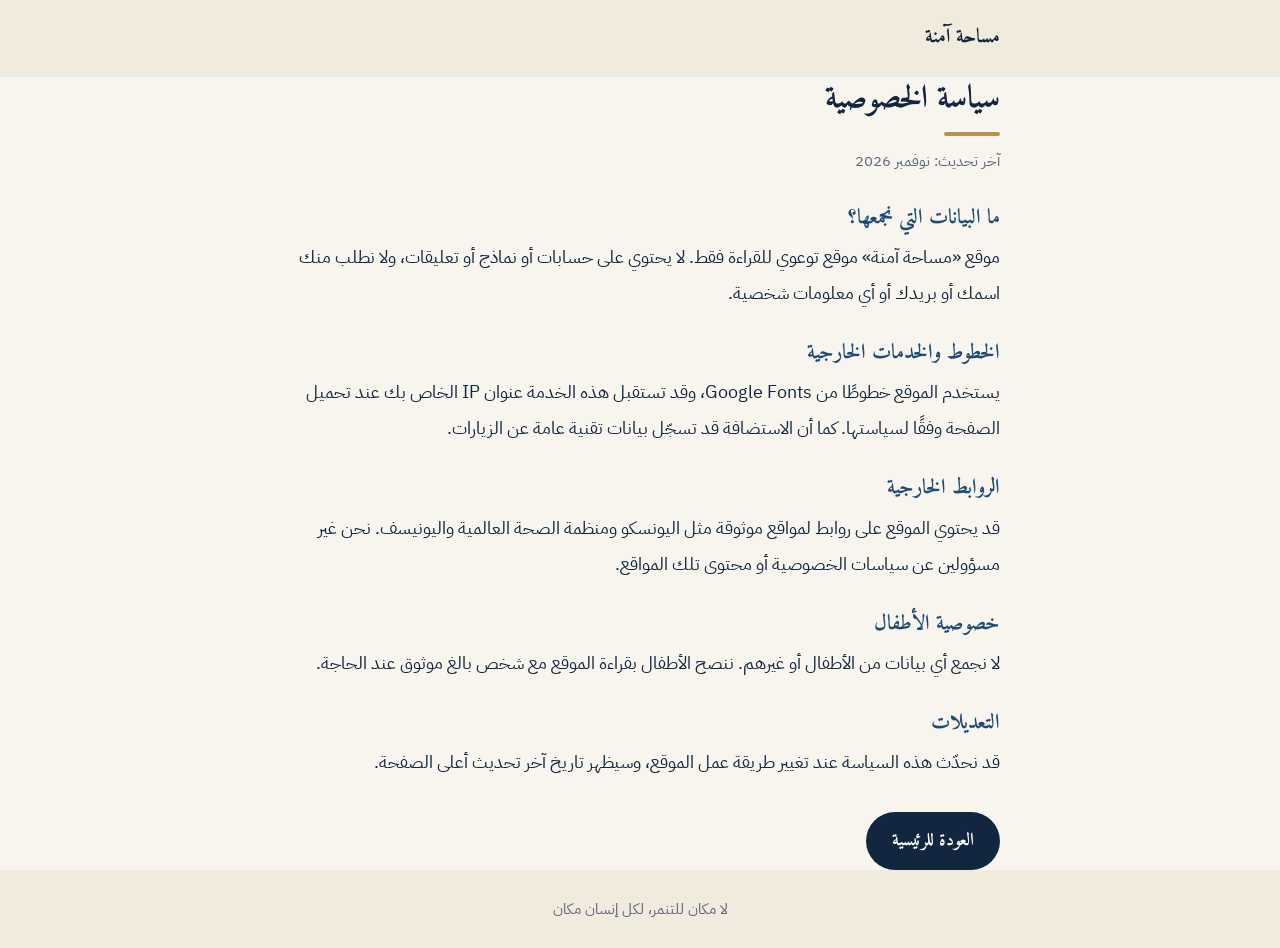
<file: privacy.html>
<!DOCTYPE html>
<html lang="ar" dir="rtl">
<head>
<meta charset="utf-8">
<meta name="viewport" content="width=device-width, initial-scale=1">
<title>سياسة الخصوصية | مساحة آمنة</title>
<link href="https://fonts.googleapis.com/css2?family=Amiri:wght@700&family=IBM+Plex+Sans+Arabic:wght@400;600&display=swap" rel="stylesheet">
<link rel="stylesheet" href="legal.css">
</head>
<body>
<header><div class="wrap"><a class="logo" href="index.html">مساحة آمنة</a></div></header>
<main class="wrap">
<h1>سياسة الخصوصية</h1>
<p class="upd">آخر تحديث: نوفمبر 2026</p>

<h2>ما البيانات التي نجمعها؟</h2>
<p>موقع «مساحة آمنة» موقع توعوي للقراءة فقط. لا يحتوي على حسابات أو نماذج أو تعليقات، ولا نطلب منك اسمك أو بريدك أو أي معلومات شخصية.</p>

<h2>الخطوط والخدمات الخارجية</h2>
<p>يستخدم الموقع خطوطًا من Google Fonts، وقد تستقبل هذه الخدمة عنوان IP الخاص بك عند تحميل الصفحة وفقًا لسياستها. كما أن الاستضافة قد تسجّل بيانات تقنية عامة عن الزيارات.</p>

<h2>الروابط الخارجية</h2>
<p>قد يحتوي الموقع على روابط لمواقع موثوقة مثل اليونسكو ومنظمة الصحة العالمية واليونيسف. نحن غير مسؤولين عن سياسات الخصوصية أو محتوى تلك المواقع.</p>

<h2>خصوصية الأطفال</h2>
<p>لا نجمع أي بيانات من الأطفال أو غيرهم. ننصح الأطفال بقراءة الموقع مع شخص بالغ موثوق عند الحاجة.</p>

<h2>التعديلات</h2>
<p>قد نحدّث هذه السياسة عند تغيير طريقة عمل الموقع، وسيظهر تاريخ آخر تحديث أعلى الصفحة.</p>

<a class="back" href="index.html">العودة للرئيسية</a>
</main>
<footer>لا مكان للتنمر، لكل إنسان مكان</footer>
</body>
</html>
</file>
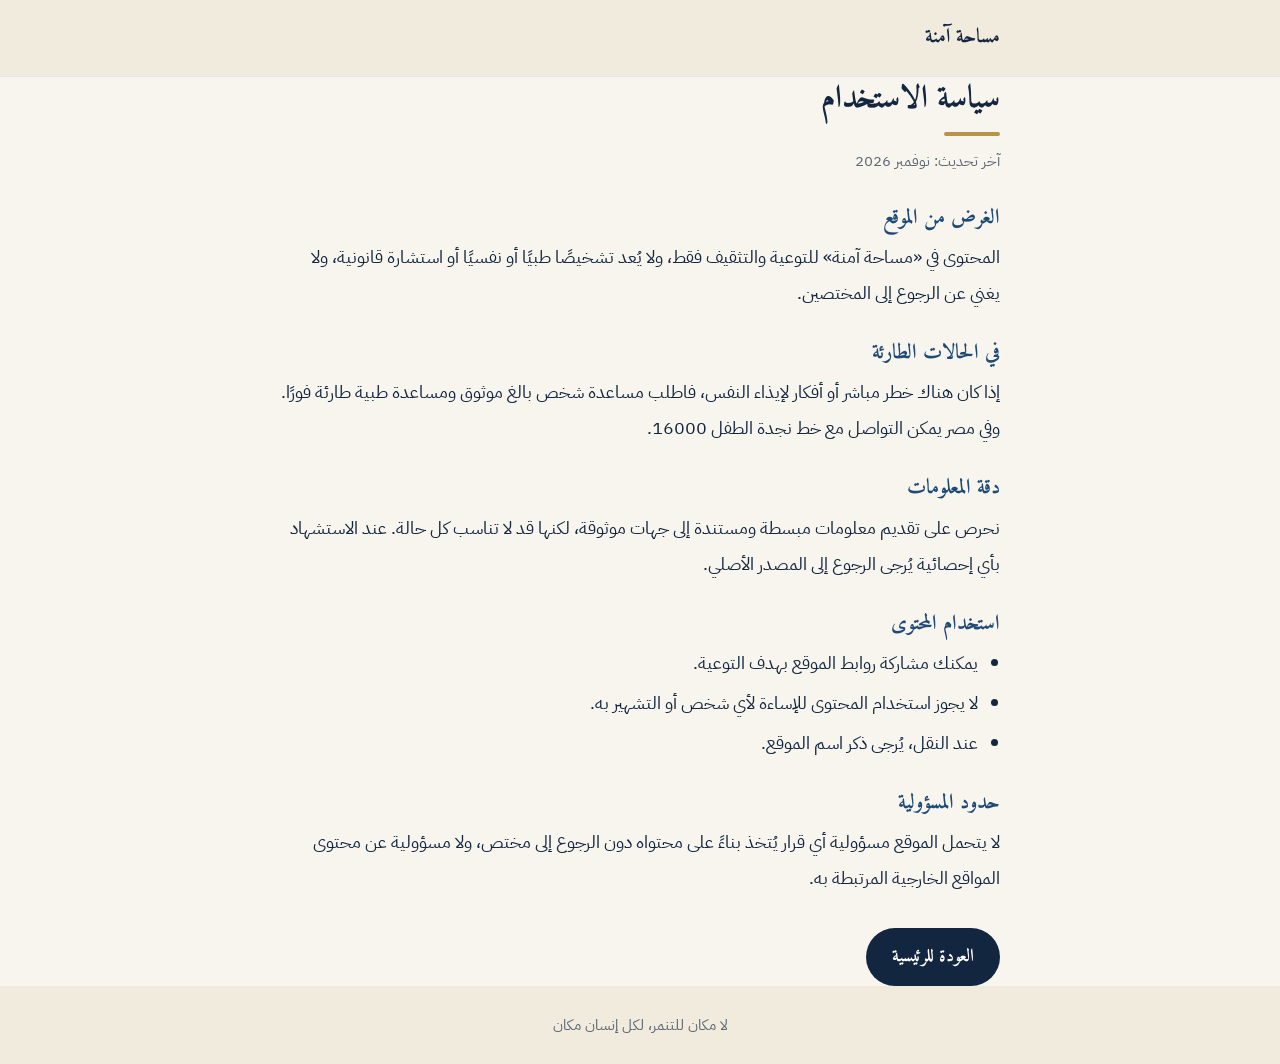
<file: terms.html>
<!DOCTYPE html>
<html lang="ar" dir="rtl">
<head>
<meta charset="utf-8">
<meta name="viewport" content="width=device-width, initial-scale=1">
<title>سياسة الاستخدام | مساحة آمنة</title>
<link href="https://fonts.googleapis.com/css2?family=Amiri:wght@700&family=IBM+Plex+Sans+Arabic:wght@400;600&display=swap" rel="stylesheet">
<link rel="stylesheet" href="legal.css">
</head>
<body>
<header><div class="wrap"><a class="logo" href="index.html">مساحة آمنة</a></div></header>
<main class="wrap">
<h1>سياسة الاستخدام</h1>
<p class="upd">آخر تحديث: نوفمبر 2026</p>

<h2>الغرض من الموقع</h2>
<p>المحتوى في «مساحة آمنة» للتوعية والتثقيف فقط، ولا يُعد تشخيصًا طبيًا أو نفسيًا أو استشارة قانونية، ولا يغني عن الرجوع إلى المختصين.</p>

<h2>في الحالات الطارئة</h2>
<p>إذا كان هناك خطر مباشر أو أفكار لإيذاء النفس، فاطلب مساعدة شخص بالغ موثوق ومساعدة طبية طارئة فورًا. وفي مصر يمكن التواصل مع خط نجدة الطفل 16000.</p>

<h2>دقة المعلومات</h2>
<p>نحرص على تقديم معلومات مبسطة ومستندة إلى جهات موثوقة، لكنها قد لا تناسب كل حالة. عند الاستشهاد بأي إحصائية يُرجى الرجوع إلى المصدر الأصلي.</p>

<h2>استخدام المحتوى</h2>
<ul>
<li>يمكنك مشاركة روابط الموقع بهدف التوعية.</li>
<li>لا يجوز استخدام المحتوى للإساءة لأي شخص أو التشهير به.</li>
<li>عند النقل، يُرجى ذكر اسم الموقع.</li>
</ul>

<h2>حدود المسؤولية</h2>
<p>لا يتحمل الموقع مسؤولية أي قرار يُتخذ بناءً على محتواه دون الرجوع إلى مختص، ولا مسؤولية عن محتوى المواقع الخارجية المرتبطة به.</p>

<a class="back" href="index.html">العودة للرئيسية</a>
</main>
<footer>لا مكان للتنمر، لكل إنسان مكان</footer>
</body>
</html>
</file>
<file: legal.css>
:root{--navy:#12263F;--blue:#1E4A76;--ice:#F0EBDD;--green:#B8934A;--gray:#5B6676}
*{box-sizing:border-box;margin:0;padding:0}
body{font-family:'IBM Plex Sans Arabic',Tahoma,Arial,sans-serif;font-size:18px;line-height:2;color:var(--navy);background:#F8F5EE}
h1,h2{font-family:'Amiri',Tahoma,Arial,sans-serif;line-height:1.4}
header{background:var(--ice);padding:18px 0;border-bottom:1px solid #dbe7f1}
.wrap{max-width:760px;margin:0 auto;padding:0 20px}
.logo{font-family:'Amiri',sans-serif;font-weight:800;font-size:1.25rem;color:var(--navy);text-decoration:none}
main{padding:48px 0 56px}
h1{font-size:2rem;margin-bottom:6px}
h1::after{content:"";display:block;width:56px;height:4px;border-radius:4px;background:var(--green);margin-top:10px}
.upd{color:var(--gray);font-size:.95rem;margin:10px 0 28px}
h2{font-size:1.3rem;margin:28px 0 6px;color:var(--blue)}
ul{padding-inline-start:22px;display:grid;gap:4px}
p{color:var(--navy)}
.back{display:inline-block;margin-top:32px;padding:11px 26px;border-radius:999px;background:var(--navy);color:#fff;text-decoration:none;font-family:'Amiri',sans-serif;font-weight:700}
footer{background:var(--ice);padding:24px 0;text-align:center;color:var(--gray);font-size:.95rem}
</file>
